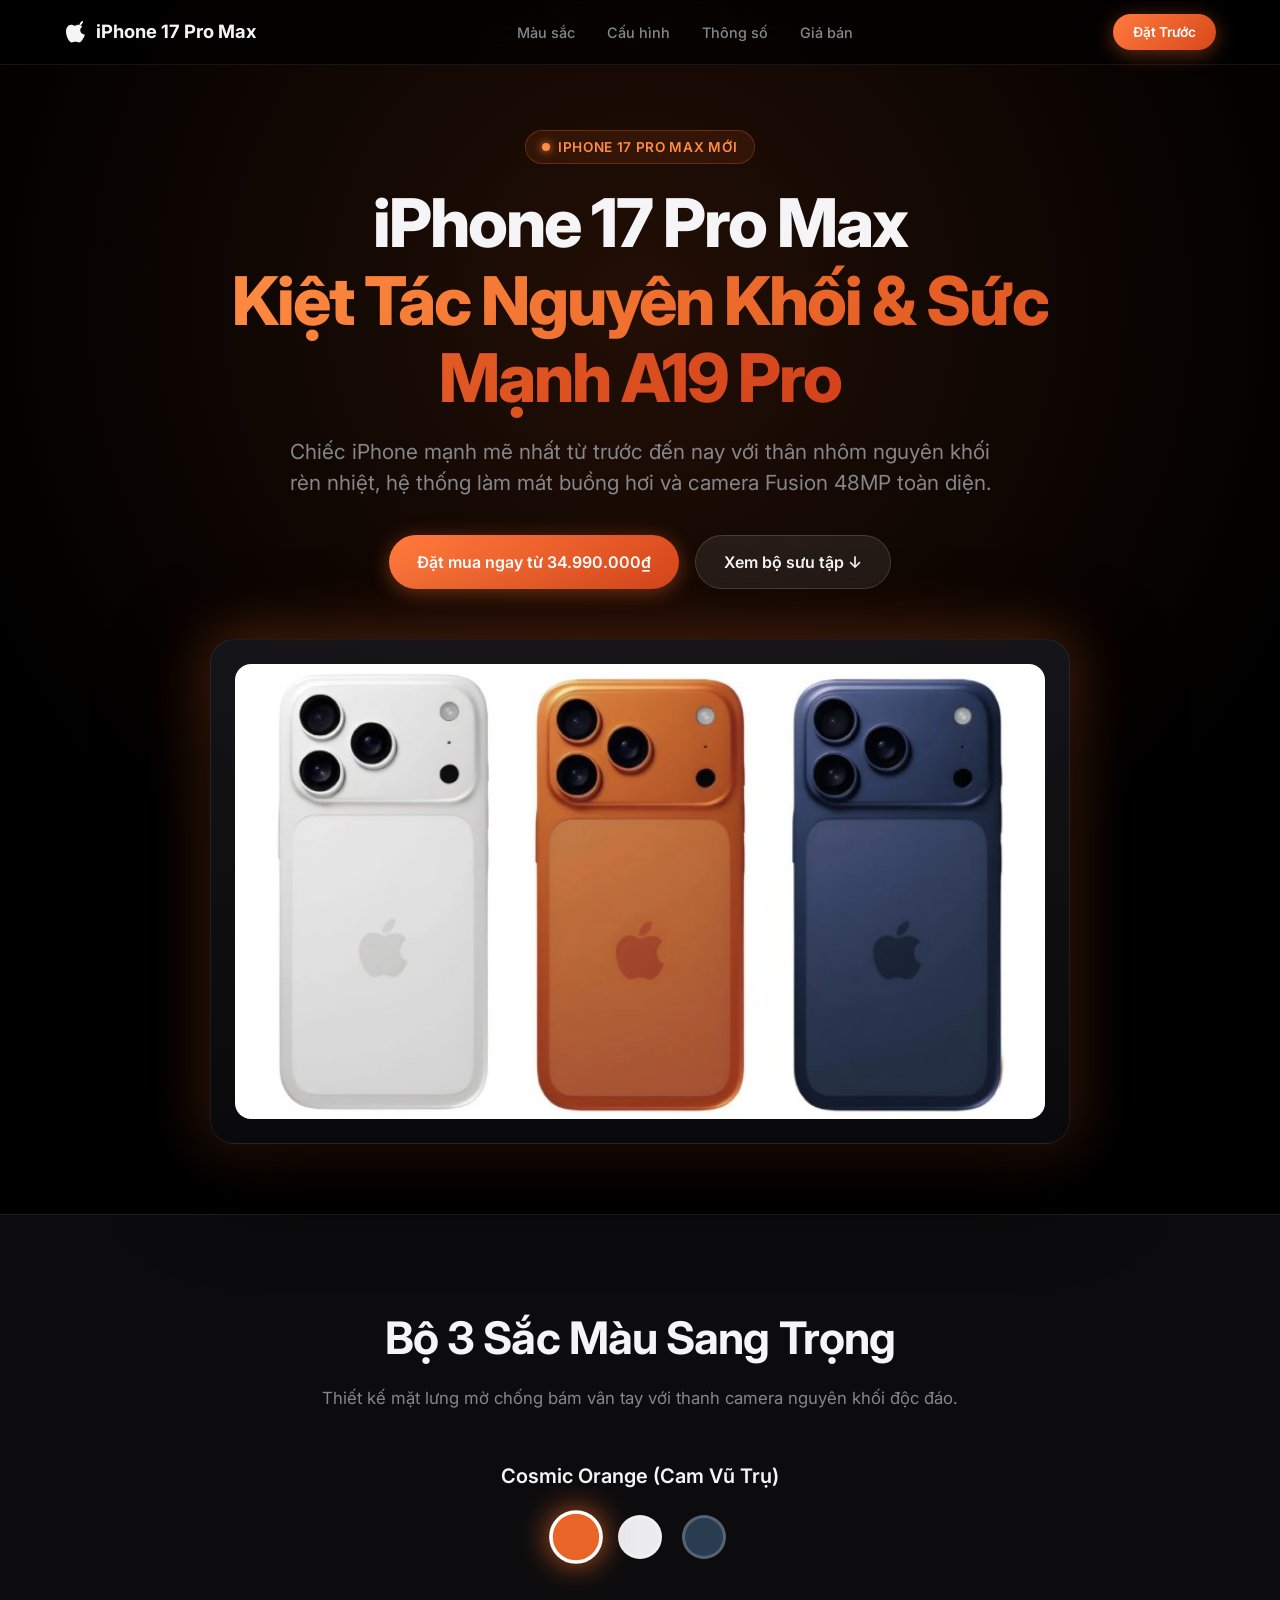
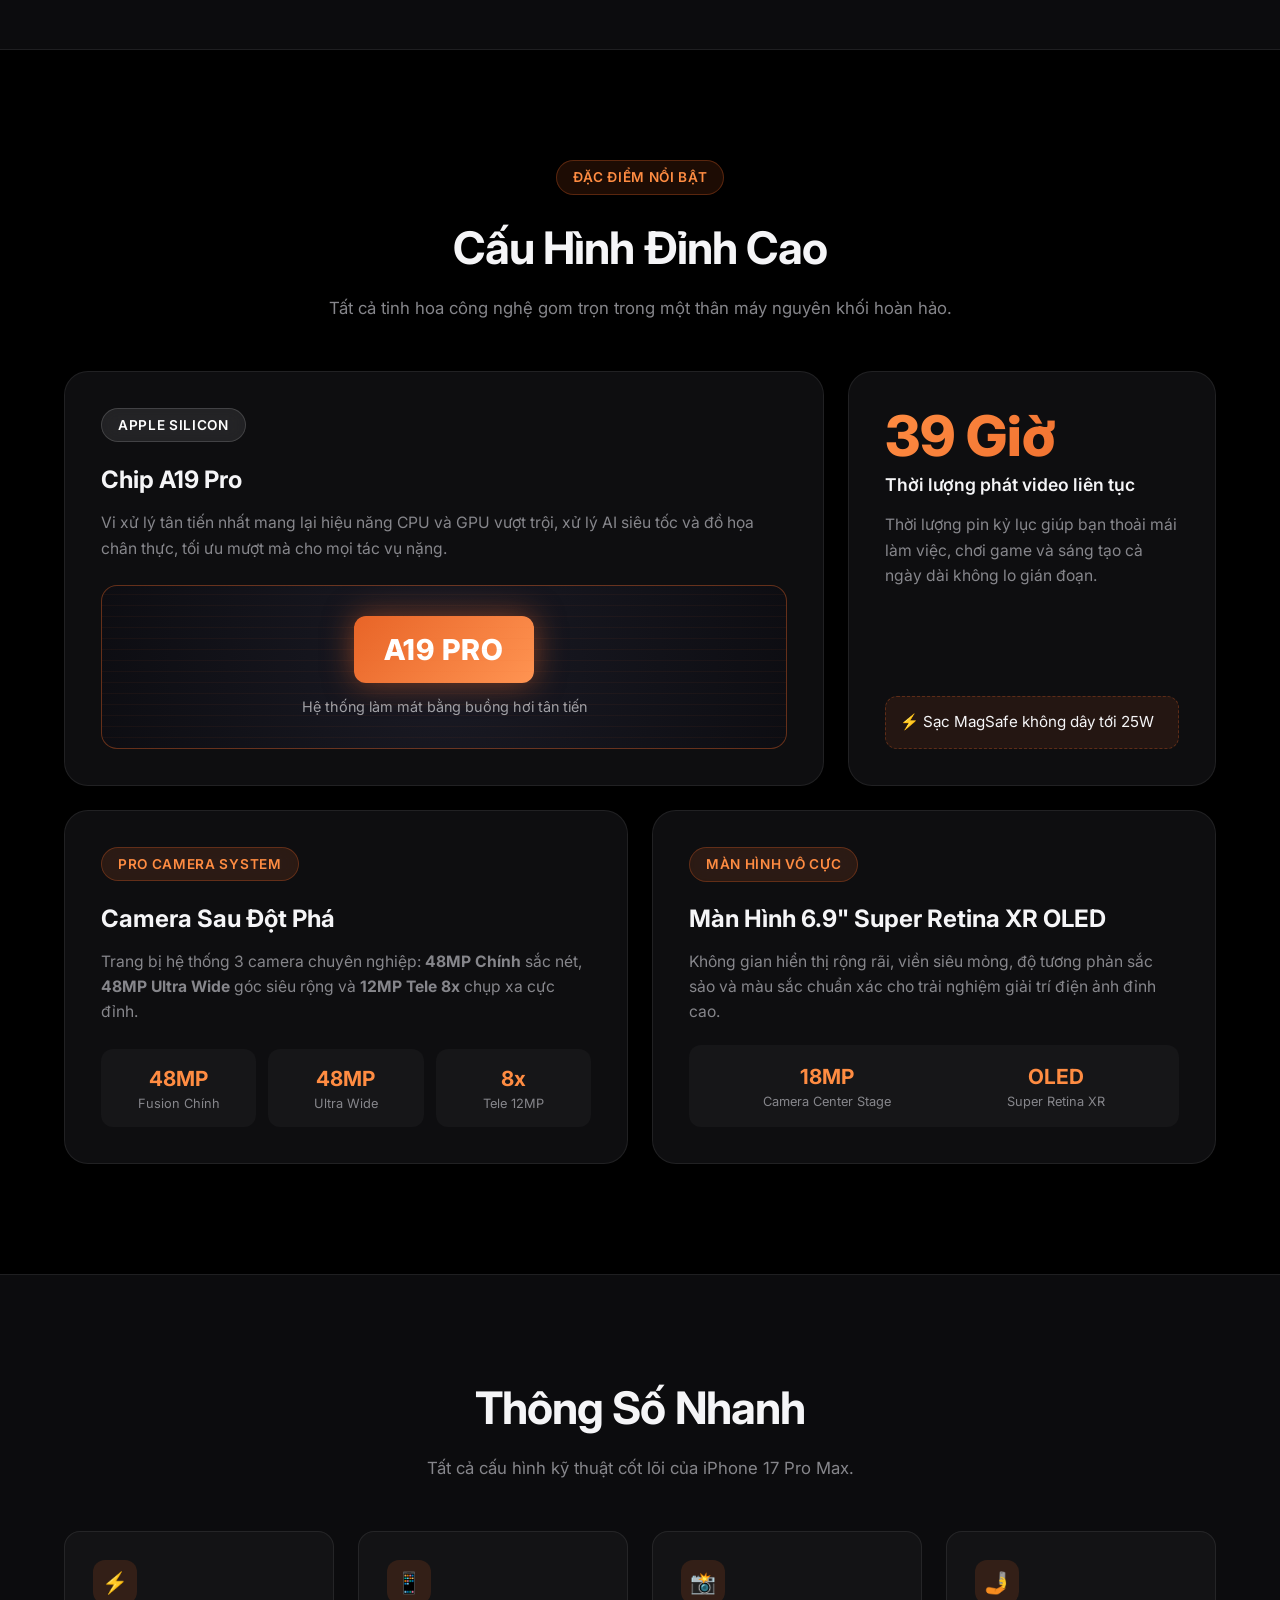
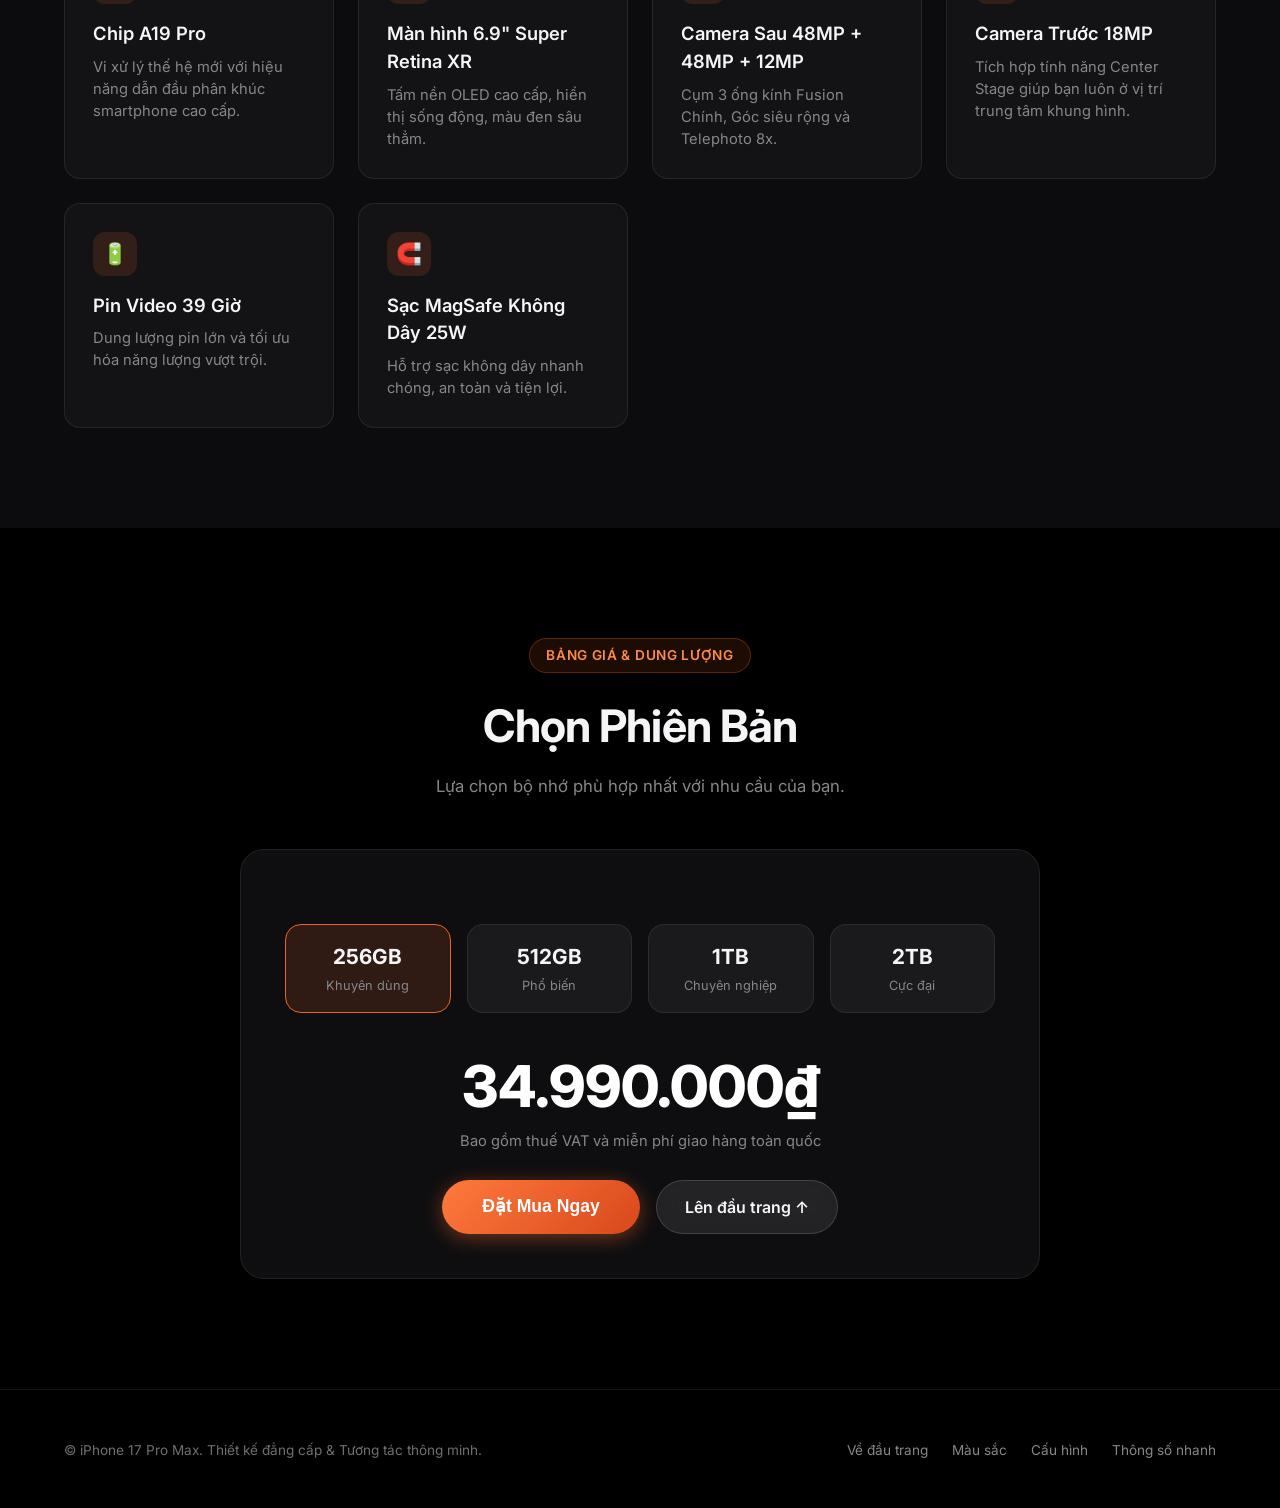
<file: index.html>
<!DOCTYPE html>
<html lang="vi">
<head>
  <meta charset="UTF-8">
  <meta http-equiv="X-UA-Compatible" content="IE=edge">
  <meta name="viewport" content="width=device-width, initial-scale=1.0">
  <meta name="description" content="Khám phá iPhone 17 Pro Max hoàn toàn mới với chip Apple A19 Pro, khung nhôm rèn nhiệt, camera Fusion 48MP và pin 39 giờ.">
  <title>iPhone 17 Pro Max - Đỉnh Cao Công Nghệ Tương Lai | Apple</title>
  
  <!-- Google Fonts: Inter & Outfit -->
  <link rel="preconnect" href="https://fonts.googleapis.com">
  <link rel="preconnect" href="https://fonts.gstatic.com" crossorigin>
  <link href="https://fonts.googleapis.com/css2?family=Inter:wght@300;400;500;600;700;800&family=Outfit:wght@600;700;800&display=swap" rel="stylesheet">
  
  <link rel="stylesheet" href="style.css">
</head>
<body>

  <!-- Navigation Bar -->
  <header>
    <div class="container nav-container">
      <a href="#hero" class="logo">
        <svg height="22" viewBox="0 0 170 170" width="22" xmlns="http://www.w3.org/2000/svg">
          <path d="m150.37 130.25c-2.45 5.66-5.35 10.87-8.71 15.66-4.58 6.53-8.33 11.05-11.22 13.56-4.48 4.12-9.28 6.23-14.42 6.35-3.69 0-8.14-1.05-13.32-3.18-5.19-2.12-9.97-3.17-14.34-3.17-4.58 0-9.49 1.05-14.75 3.17-5.26 2.13-9.5 3.24-12.74 3.35-4.35.13-9.16-1.9-14.42-6.08-3.7-3.04-7.58-7.7-11.64-13.99-5.99-9.35-10.74-19.81-14.25-31.39-3.51-11.58-5.27-22.65-5.27-33.2 0-14.89 3.82-27.18 11.45-36.87 7.64-9.69 17.06-14.65 28.26-14.88 4.79 0 10.15 1.25 16.08 3.76 5.93 2.5 9.77 3.82 11.51 3.94 1.74-.12 5.8-1.55 12.18-4.3 6.38-2.74 11.87-3.99 16.48-3.75 12.74 1.09 22.84 5.88 30.3 14.38-10.87 6.64-16.19 15.88-15.96 27.73.23 9.47 3.82 17.51 10.78 24.13 6.96 6.62 15.43 10.45 25.41 11.49-2.29 6.85-5.11 14.15-8.47 21.91zM119.22 31.84c0-7.39 2.67-14.36 8.01-20.91 5.34-6.55 11.96-10.48 19.86-11.79.22 1.3.33 2.49.33 3.58 0 7.39-2.77 14.42-8.32 21.09-5.55 6.67-12.22 10.5-20.02 11.49-.22-1.09-.33-2.18-.33-3.27z"/>
        </svg>
        <span>iPhone 17 Pro Max</span>
      </a>

      <ul class="nav-links">
        <li><a href="#overview">Màu sắc</a></li>
        <li><a href="#features">Cấu hình</a></li>
        <li><a href="#specs">Thông số</a></li>
        <li><a href="#preorder">Giá bán</a></li>
      </ul>

      <a href="#preorder" class="btn btn-primary nav-cta">Đặt Trước</a>
    </div>
  </header>

  <main>
    <!-- Hero Section -->
    <section class="hero" id="hero">
      <div class="container">
        <div class="hero-content">
          <div class="badge">
            <span class="badge-dot"></span>
            iPhone 17 Pro Max Mới
          </div>
          <h1>
            iPhone 17 Pro Max<br>
            <span class="orange-gradient-text">Kiệt Tác Nguyên Khối & Sức Mạnh A19 Pro</span>
          </h1>
          <p class="hero-subtitle">
            Chiếc iPhone mạnh mẽ nhất từ trước đến nay với thân nhôm nguyên khối rèn nhiệt, hệ thống làm mát buồng hơi và camera Fusion 48MP toàn diện.
          </p>
          <div class="hero-actions">
            <a href="#preorder" class="btn btn-primary">Đặt mua ngay từ 34.990.000₫</a>
            <a href="#overview" class="btn btn-secondary">Xem bộ sưu tập ↓</a>
          </div>
        </div>

        <!-- Hero Showcase Card with Original Image -->
        <div class="hero-visual-card" id="hero-visual-card">
          <div class="image-frame">
            <img src="3-1752810064-528-width740height416.jpg" alt="Bộ sưu tập màu sắc iPhone 17 Pro Max: Silver, Cosmic Orange, Deep Blue" class="main-product-img" id="main-product-img">
          </div>
        </div>
      </div>
    </section>

    <!-- Color Selector Section -->
    <section class="color-showcase" id="overview">
      <div class="container">
        <div class="section-header">
          <h2>Bộ 3 Sắc Màu Sang Trọng</h2>
          <p>Thiết kế mặt lưng mờ chống bám vân tay với thanh camera nguyên khối độc đáo.</p>
        </div>

        <div class="color-picker-wrapper">
          <div class="current-color-name" id="selected-color-name">Cosmic Orange (Cam Vũ Trụ)</div>
          <div class="color-dots">
            <div class="color-dot cosmic-orange active" data-color="cosmic-orange" title="Cosmic Orange"></div>
            <div class="color-dot silver" data-color="silver" title="Silver"></div>
            <div class="color-dot deep-blue" data-color="deep-blue" title="Deep Blue"></div>
          </div>
        </div>
      </div>
    </section>

    <!-- Bento Grid Features -->
    <section class="features" id="features">
      <div class="container">
        <div class="section-header">
          <div class="badge">Đặc Điểm Nổi Bật</div>
          <h2>Cấu Hình Đỉnh Cao</h2>
          <p>Tất cả tinh hoa công nghệ gom trọn trong một thân máy nguyên khối hoàn hảo.</p>
        </div>

        <div class="bento-grid">
          <!-- Card 1: Chip A19 Pro -->
          <div class="bento-card col-8">
            <div>
              <span class="badge" style="background: rgba(255, 255, 255, 0.08); color: #fff; border-color: rgba(255,255,255,0.15);">Apple Silicon</span>
              <h3>Chip A19 Pro</h3>
              <p>Vi xử lý tân tiến nhất mang lại hiệu năng CPU và GPU vượt trội, xử lý AI siêu tốc và đồ họa chân thực, tối ưu mượt mà cho mọi tác vụ nặng.</p>
            </div>
            <div class="chip-visual">
              <div class="chip-core">A19 PRO</div>
              <p style="margin-top: 12px; color: #a1a1a6; font-size: 0.9rem;">Hệ thống làm mát bằng buồng hơi tân tiến</p>
            </div>
          </div>

          <!-- Card 2: Pin khủng -->
          <div class="bento-card col-4">
            <div>
              <div class="stat-number">39 Giờ</div>
              <div class="stat-label">Thời lượng phát video liên tục</div>
              <p style="margin-top: 14px;">Thời lượng pin kỷ lục giúp bạn thoải mái làm việc, chơi game và sáng tạo cả ngày dài không lo gián đoạn.</p>
            </div>
            <div style="margin-top: 24px; padding: 14px; background: rgba(232, 100, 39, 0.1); border-radius: 12px; border: 1px dashed rgba(232, 100, 39, 0.3); font-size: 0.95rem;">
              ⚡ Sạc MagSafe không dây tới 25W
            </div>
          </div>

          <!-- Card 3: Camera System -->
          <div class="bento-card col-6">
            <div>
              <span class="badge">Pro Camera System</span>
              <h3>Camera Sau Đột Phá</h3>
              <p>Trang bị hệ thống 3 camera chuyên nghiệp: <strong>48MP Chính</strong> sắc nét, <strong>48MP Ultra Wide</strong> góc siêu rộng và <strong>12MP Tele 8x</strong> chụp xa cực đỉnh.</p>
            </div>
            <div style="display: flex; gap: 12px; margin-top: 20px;">
              <div style="flex: 1; background: rgba(255,255,255,0.03); padding: 14px; border-radius: 12px; text-align: center;">
                <div style="font-size: 1.3rem; font-weight: 700; color: #ff8c42;">48MP</div>
                <div style="font-size: 0.8rem; color: var(--text-secondary);">Fusion Chính</div>
              </div>
              <div style="flex: 1; background: rgba(255,255,255,0.03); padding: 14px; border-radius: 12px; text-align: center;">
                <div style="font-size: 1.3rem; font-weight: 700; color: #ff8c42;">48MP</div>
                <div style="font-size: 0.8rem; color: var(--text-secondary);">Ultra Wide</div>
              </div>
              <div style="flex: 1; background: rgba(255,255,255,0.03); padding: 14px; border-radius: 12px; text-align: center;">
                <div style="font-size: 1.3rem; font-weight: 700; color: #ff8c42;">8x</div>
                <div style="font-size: 0.8rem; color: var(--text-secondary);">Tele 12MP</div>
              </div>
            </div>
          </div>

          <!-- Card 4: Display Super Retina XR -->
          <div class="bento-card col-6">
            <div>
              <span class="badge">Màn hình vô cực</span>
              <h3>Màn Hình 6.9" Super Retina XR OLED</h3>
              <p>Không gian hiển thị rộng rãi, viền siêu mỏng, độ tương phản sắc sảo và màu sắc chuẩn xác cho trải nghiệm giải trí điện ảnh đỉnh cao.</p>
            </div>
            <div style="margin-top: 20px; padding: 16px; background: rgba(255,255,255,0.03); border-radius: 12px; display: flex; justify-content: space-around; text-align: center;">
              <div>
                <div style="font-size: 1.3rem; font-weight: 700; color: #ff8c42;">18MP</div>
                <div style="font-size: 0.8rem; color: var(--text-secondary);">Camera Center Stage</div>
              </div>
              <div>
                <div style="font-size: 1.3rem; font-weight: 700; color: #ff8c42;">OLED</div>
                <div style="font-size: 0.8rem; color: var(--text-secondary);">Super Retina XR</div>
              </div>
            </div>
          </div>
        </div>
      </div>
    </section>

    <!-- Specs Section -->
    <section class="specs-section" id="specs">
      <div class="container">
        <div class="section-header">
          <h2>Thông Số Nhanh</h2>
          <p>Tất cả cấu hình kỹ thuật cốt lõi của iPhone 17 Pro Max.</p>
        </div>

        <div class="specs-grid">
          <div class="spec-item">
            <div class="spec-icon">⚡</div>
            <h4>Chip A19 Pro</h4>
            <p>Vi xử lý thế hệ mới với hiệu năng dẫn đầu phân khúc smartphone cao cấp.</p>
          </div>

          <div class="spec-item">
            <div class="spec-icon">📱</div>
            <h4>Màn hình 6.9" Super Retina XR</h4>
            <p>Tấm nền OLED cao cấp, hiển thị sống động, màu đen sâu thẳm.</p>
          </div>

          <div class="spec-item">
            <div class="spec-icon">📸</div>
            <h4>Camera Sau 48MP + 48MP + 12MP</h4>
            <p>Cụm 3 ống kính Fusion Chính, Góc siêu rộng và Telephoto 8x.</p>
          </div>

          <div class="spec-item">
            <div class="spec-icon">🤳</div>
            <h4>Camera Trước 18MP</h4>
            <p>Tích hợp tính năng Center Stage giúp bạn luôn ở vị trí trung tâm khung hình.</p>
          </div>

          <div class="spec-item">
            <div class="spec-icon">🔋</div>
            <h4>Pin Video 39 Giờ</h4>
            <p>Dung lượng pin lớn và tối ưu hóa năng lượng vượt trội.</p>
          </div>

          <div class="spec-item">
            <div class="spec-icon">🧲</div>
            <h4>Sạc MagSafe Không Dây 25W</h4>
            <p>Hỗ trợ sạc không dây nhanh chóng, an toàn và tiện lợi.</p>
          </div>
        </div>
      </div>
    </section>

    <!-- Pre-Order & Price Configurator -->
    <section class="pricing-section" id="preorder">
      <div class="container">
        <div class="section-header">
          <div class="badge">Bảng Giá & Dung Lượng</div>
          <h2>Chọn Phiên Bản</h2>
          <p>Lựa chọn bộ nhớ phù hợp nhất với nhu cầu của bạn.</p>
        </div>

        <div class="config-box">
          <div class="storage-options">
            <div class="storage-btn active" data-storage="256GB">
              <span class="size">256GB</span>
              <span class="price-hint">Khuyên dùng</span>
            </div>
            <div class="storage-btn" data-storage="512GB">
              <span class="size">512GB</span>
              <span class="price-hint">Phổ biến</span>
            </div>
            <div class="storage-btn" data-storage="1TB">
              <span class="size">1TB</span>
              <span class="price-hint">Chuyên nghiệp</span>
            </div>
            <div class="storage-btn" data-storage="2TB">
              <span class="size">2TB</span>
              <span class="price-hint">Cực đại</span>
            </div>
          </div>

          <div class="price-display">
            <div class="price-amount" id="main-price-display">34.990.000₫</div>
            <div class="price-note">Bao gồm thuế VAT và miễn phí giao hàng toàn quốc</div>
          </div>

          <div style="display: flex; justify-content: center; gap: 16px; flex-wrap: wrap;">
            <button class="btn btn-primary" id="btn-preorder" style="padding: 16px 40px; font-size: 1.1rem;">
              Đặt Mua Ngay
            </button>
            <a href="#hero" class="btn btn-secondary">
              Lên đầu trang ↑
            </a>
          </div>
        </div>
      </div>
    </section>
  </main>

  <!-- Toast Message -->
  <div class="toast" id="cart-toast">
    <span style="font-size: 1.4rem;">🎉</span>
    <span id="toast-msg">Đã thêm iPhone 17 Pro Max vào giỏ hàng thành công!</span>
  </div>

  <!-- Footer -->
  <footer>
    <div class="container">
      <div class="footer-content">
        <p>© iPhone 17 Pro Max. Thiết kế đẳng cấp & Tương tác thông minh.</p>
        <ul class="footer-links">
          <li><a href="#hero">Về đầu trang</a></li>
          <li><a href="#overview">Màu sắc</a></li>
          <li><a href="#features">Cấu hình</a></li>
          <li><a href="#specs">Thông số nhanh</a></li>
        </ul>
      </div>
    </div>
  </footer>

  <script src="script.js"></script>
</body>
</html>
</file>
<file: style.css>
:root {
  --bg-primary: #000000;
  --bg-secondary: #0c0c0e;
  --bg-card: rgba(20, 20, 24, 0.7);
  --bg-card-hover: rgba(30, 30, 38, 0.85);
  --border-color: rgba(255, 255, 255, 0.08);
  --border-glow: rgba(255, 107, 53, 0.4);
  
  --accent-orange: #e86427;
  --accent-orange-glow: rgba(232, 100, 39, 0.45);
  --accent-blue: #2f455c;
  --accent-blue-glow: rgba(47, 69, 92, 0.6);
  --accent-silver: #e5e5ea;
  --accent-silver-glow: rgba(230, 230, 240, 0.4);
  
  --text-primary: #f5f5f7;
  --text-secondary: #86868b;
  --text-muted: #6e6e73;
  
  --font-sans: 'Inter', -apple-system, BlinkMacSystemFont, 'SF Pro Display', sans-serif;
  --radius-sm: 8px;
  --radius-md: 16px;
  --radius-lg: 24px;
  --radius-full: 9999px;
  
  --transition-smooth: all 0.4s cubic-bezier(0.16, 1, 0.3, 1);
  --transition-fast: all 0.2s ease;
}

* {
  margin: 0;
  padding: 0;
  box-sizing: border-box;
  scroll-behavior: smooth;
}

body {
  background-color: var(--bg-primary);
  color: var(--text-primary);
  font-family: var(--font-sans);
  line-height: 1.5;
  overflow-x: hidden;
  -webkit-font-smoothing: antialiased;
}

/* Custom Scrollbar */
::-webkit-scrollbar {
  width: 8px;
}
::-webkit-scrollbar-track {
  background: var(--bg-primary);
}
::-webkit-scrollbar-thumb {
  background: #26262e;
  border-radius: 4px;
}
::-webkit-scrollbar-thumb:hover {
  background: var(--accent-orange);
}

.container {
  max-width: 1200px;
  margin: 0 auto;
  padding: 0 24px;
}

.orange-gradient-text {
  background: linear-gradient(135deg, #ff8c42 0%, #e86427 50%, #d3411b 100%);
  -webkit-background-clip: text;
  -webkit-text-fill-color: transparent;
}

.badge {
  display: inline-flex;
  align-items: center;
  gap: 8px;
  padding: 6px 16px;
  background: rgba(232, 100, 39, 0.12);
  border: 1px solid rgba(232, 100, 39, 0.3);
  border-radius: var(--radius-full);
  color: #ff8c42;
  font-size: 0.85rem;
  font-weight: 600;
  letter-spacing: 0.05em;
  text-transform: uppercase;
  margin-bottom: 20px;
  backdrop-filter: blur(10px);
}

.badge-dot {
  width: 8px;
  height: 8px;
  background: #ff8c42;
  border-radius: 50%;
  display: inline-block;
  box-shadow: 0 0 8px #ff8c42;
}

.btn {
  display: inline-flex;
  align-items: center;
  justify-content: center;
  gap: 8px;
  padding: 14px 28px;
  border-radius: var(--radius-full);
  font-size: 1rem;
  font-weight: 600;
  text-decoration: none;
  cursor: pointer;
  transition: var(--transition-smooth);
  border: none;
}

.btn-primary {
  background: linear-gradient(135deg, #ff7a3d, #d8481b);
  color: #ffffff;
  box-shadow: 0 4px 20px var(--accent-orange-glow);
}

.btn-primary:hover {
  transform: translateY(-2px);
  box-shadow: 0 8px 30px rgba(232, 100, 39, 0.65);
}

.btn-secondary {
  background: rgba(255, 255, 255, 0.08);
  color: var(--text-primary);
  backdrop-filter: blur(12px);
  border: 1px solid rgba(255, 255, 255, 0.15);
}

.btn-secondary:hover {
  background: rgba(255, 255, 255, 0.15);
  transform: translateY(-2px);
}

/* Header */
header {
  position: fixed;
  top: 0;
  left: 0;
  width: 100%;
  z-index: 1000;
  background: rgba(0, 0, 0, 0.75);
  backdrop-filter: blur(20px);
  border-bottom: 1px solid var(--border-color);
}

.nav-container {
  display: flex;
  justify-content: space-between;
  align-items: center;
  height: 64px;
}

.logo {
  display: flex;
  align-items: center;
  gap: 10px;
  font-weight: 700;
  font-size: 1.15rem;
  color: var(--text-primary);
  text-decoration: none;
}

.logo svg {
  fill: currentColor;
}

.nav-links {
  display: flex;
  gap: 32px;
  list-style: none;
}

.nav-links a {
  color: var(--text-secondary);
  text-decoration: none;
  font-size: 0.9rem;
  font-weight: 500;
  transition: var(--transition-fast);
}

.nav-links a:hover {
  color: var(--text-primary);
}

.nav-cta {
  padding: 8px 20px;
  font-size: 0.85rem;
}

/* Hero Section */
.hero {
  position: relative;
  min-height: 100vh;
  display: flex;
  align-items: center;
  justify-content: center;
  padding: 130px 0 70px;
  text-align: center;
  background: radial-gradient(circle at 50% 25%, rgba(232, 100, 39, 0.15) 0%, transparent 65%);
}

.hero-content {
  max-width: 900px;
  margin: 0 auto;
}

.hero h1 {
  font-size: clamp(2.4rem, 6vw, 4.2rem);
  font-weight: 800;
  letter-spacing: -0.03em;
  line-height: 1.15;
  margin-bottom: 20px;
}

.hero-subtitle {
  font-size: clamp(1.05rem, 2vw, 1.3rem);
  color: var(--text-secondary);
  max-width: 720px;
  margin: 0 auto 36px;
  font-weight: 400;
}

.hero-actions {
  display: flex;
  gap: 16px;
  justify-content: center;
  margin-bottom: 50px;
  flex-wrap: wrap;
}

/* Image Showcase */
.hero-visual-card {
  position: relative;
  max-width: 860px;
  margin: 0 auto;
  background: linear-gradient(180deg, rgba(25, 25, 30, 0.8) 0%, rgba(10, 10, 12, 0.95) 100%);
  border-radius: var(--radius-lg);
  padding: 24px;
  border: 1px solid var(--border-color);
  box-shadow: 0 30px 100px rgba(0, 0, 0, 0.9), 0 0 60px var(--accent-orange-glow);
  transition: var(--transition-smooth);
}

.image-frame {
  position: relative;
  border-radius: var(--radius-md);
  overflow: hidden;
  background: #08080a;
}

.main-product-img {
  width: 100%;
  max-height: 480px;
  object-fit: contain;
  display: block;
  transition: transform 0.6s cubic-bezier(0.16, 1, 0.3, 1);
}

.hero-visual-card:hover .main-product-img {
  transform: scale(1.03);
}

/* Color Showcase */
.color-showcase {
  padding: 90px 0;
  background: var(--bg-secondary);
  border-top: 1px solid var(--border-color);
  border-bottom: 1px solid var(--border-color);
}

.section-header {
  text-align: center;
  max-width: 700px;
  margin: 0 auto 50px;
}

.section-header h2 {
  font-size: clamp(2rem, 4vw, 2.8rem);
  font-weight: 700;
  margin-bottom: 14px;
  letter-spacing: -0.02em;
}

.section-header p {
  color: var(--text-secondary);
  font-size: 1.05rem;
}

.color-picker-wrapper {
  display: flex;
  flex-direction: column;
  align-items: center;
  gap: 24px;
}

.current-color-name {
  font-size: 1.25rem;
  font-weight: 600;
  color: var(--text-primary);
}

.color-dots {
  display: flex;
  gap: 20px;
}

.color-dot {
  width: 44px;
  height: 44px;
  border-radius: 50%;
  border: 3px solid rgba(255, 255, 255, 0.2);
  cursor: pointer;
  transition: var(--transition-smooth);
}

.color-dot.active {
  transform: scale(1.22);
  border-color: #ffffff;
  box-shadow: 0 0 25px var(--dot-glow, rgba(232, 100, 39, 0.8));
}

.color-dot.cosmic-orange {
  background: #e86427;
  --dot-glow: rgba(232, 100, 39, 0.85);
}

.color-dot.silver {
  background: #ececf0;
  --dot-glow: rgba(240, 240, 255, 0.8);
}

.color-dot.deep-blue {
  background: #2a3c50;
  --dot-glow: rgba(42, 60, 80, 0.9);
}

/* Bento Grid */
.features {
  padding: 110px 0;
}

.bento-grid {
  display: grid;
  grid-template-columns: repeat(12, 1fr);
  gap: 24px;
}

.bento-card {
  background: var(--bg-card);
  border: 1px solid var(--border-color);
  border-radius: var(--radius-lg);
  padding: 36px;
  backdrop-filter: blur(16px);
  transition: var(--transition-smooth);
  display: flex;
  flex-direction: column;
  justify-content: space-between;
}

.bento-card:hover {
  background: var(--bg-card-hover);
  border-color: rgba(255, 255, 255, 0.2);
  transform: translateY(-4px);
  box-shadow: 0 16px 40px rgba(0, 0, 0, 0.6);
}

.col-8 { grid-column: span 8; }
.col-4 { grid-column: span 4; }
.col-6 { grid-column: span 6; }
.col-12 { grid-column: span 12; }

.bento-card h3 {
  font-size: 1.5rem;
  font-weight: 700;
  margin-bottom: 12px;
}

.bento-card p {
  color: var(--text-secondary);
  font-size: 0.98rem;
  line-height: 1.6;
}

/* CSS Illustrated Badges / Visuals inside Cards */
.chip-visual {
  margin-top: 24px;
  background: radial-gradient(circle, #1a1a24 0%, #0d0d12 100%);
  border: 1px solid rgba(232, 100, 39, 0.4);
  border-radius: var(--radius-md);
  padding: 30px;
  text-align: center;
  position: relative;
  overflow: hidden;
}

.chip-visual::before {
  content: '';
  position: absolute;
  top: 0; left: 0; right: 0; bottom: 0;
  background: repeating-linear-gradient(0deg, transparent, transparent 10px, rgba(232,100,39,0.05) 10px, rgba(232,100,39,0.05) 11px);
}

.chip-core {
  display: inline-block;
  background: linear-gradient(135deg, #e86427, #ff9452);
  color: #fff;
  font-size: 1.8rem;
  font-weight: 800;
  padding: 12px 30px;
  border-radius: 12px;
  box-shadow: 0 0 30px rgba(232, 100, 39, 0.5);
  letter-spacing: 1px;
}

.stat-number {
  font-size: 3.5rem;
  font-weight: 800;
  line-height: 1;
  margin-bottom: 8px;
  background: linear-gradient(135deg, #ff8c42, #e86427);
  -webkit-background-clip: text;
  -webkit-text-fill-color: transparent;
}

.stat-label {
  font-size: 1.1rem;
  font-weight: 600;
  color: var(--text-primary);
}

/* Specs */
.specs-section {
  padding: 100px 0;
  background: var(--bg-secondary);
  border-top: 1px solid var(--border-color);
}

.specs-grid {
  display: grid;
  grid-template-columns: repeat(auto-fit, minmax(260px, 1fr));
  gap: 24px;
}

.spec-item {
  background: rgba(255, 255, 255, 0.03);
  border: 1px solid var(--border-color);
  padding: 28px;
  border-radius: var(--radius-md);
  transition: var(--transition-smooth);
}

.spec-item:hover {
  background: rgba(255, 255, 255, 0.06);
  border-color: var(--accent-orange);
}

.spec-icon {
  width: 44px;
  height: 44px;
  border-radius: 12px;
  background: rgba(232, 100, 39, 0.15);
  color: var(--accent-orange);
  display: flex;
  align-items: center;
  justify-content: center;
  font-size: 1.3rem;
  margin-bottom: 16px;
}

.spec-item h4 {
  font-size: 1.15rem;
  font-weight: 600;
  margin-bottom: 8px;
}

.spec-item p {
  color: var(--text-secondary);
  font-size: 0.92rem;
}

/* Configurator / Preorder */
.pricing-section {
  padding: 110px 0;
  text-align: center;
}

.config-box {
  max-width: 800px;
  margin: 0 auto;
  background: var(--bg-card);
  border: 1px solid var(--border-color);
  border-radius: var(--radius-lg);
  padding: 44px;
  backdrop-filter: blur(20px);
  box-shadow: 0 20px 60px rgba(0,0,0,0.6);
}

.storage-options {
  display: grid;
  grid-template-columns: repeat(4, 1fr);
  gap: 16px;
  margin: 30px 0;
}

.storage-btn {
  padding: 16px;
  background: rgba(255, 255, 255, 0.05);
  border: 1px solid var(--border-color);
  border-radius: var(--radius-md);
  color: var(--text-primary);
  cursor: pointer;
  transition: var(--transition-fast);
  text-align: center;
}

.storage-btn .size {
  font-size: 1.3rem;
  font-weight: 700;
  display: block;
}

.storage-btn .price-hint {
  font-size: 0.8rem;
  color: var(--text-secondary);
  margin-top: 4px;
}

.storage-btn.active, .storage-btn:hover {
  background: rgba(232, 100, 39, 0.15);
  border-color: var(--accent-orange);
}

.price-display {
  margin: 28px 0;
}

.price-amount {
  font-size: clamp(2.4rem, 5vw, 3.6rem);
  font-weight: 800;
  color: #ffffff;
}

.price-note {
  color: var(--text-secondary);
  font-size: 0.92rem;
}

/* Toast */
.toast {
  position: fixed;
  bottom: 30px;
  right: 30px;
  background: #1a1a22;
  color: #ffffff;
  padding: 16px 24px;
  border-radius: var(--radius-md);
  border: 1px solid var(--accent-orange);
  box-shadow: 0 10px 30px rgba(0,0,0,0.8);
  display: flex;
  align-items: center;
  gap: 12px;
  z-index: 2000;
  transform: translateY(100px);
  opacity: 0;
  transition: var(--transition-smooth);
}

.toast.show {
  transform: translateY(0);
  opacity: 1;
}

/* Footer */
footer {
  background: #000000;
  border-top: 1px solid var(--border-color);
  padding: 50px 0 24px;
  color: var(--text-muted);
  font-size: 0.85rem;
}

.footer-content {
  display: flex;
  justify-content: space-between;
  align-items: center;
  flex-wrap: wrap;
  gap: 20px;
  margin-bottom: 24px;
}

.footer-links {
  display: flex;
  gap: 24px;
  list-style: none;
}

.footer-links a {
  color: var(--text-secondary);
  text-decoration: none;
  transition: var(--transition-fast);
}

.footer-links a:hover {
  color: var(--text-primary);
}

@media (max-width: 992px) {
  .col-8, .col-4, .col-6 {
    grid-column: span 12;
  }
  .storage-options {
    grid-template-columns: repeat(2, 1fr);
  }
}

@media (max-width: 768px) {
  .nav-links {
    display: none;
  }
  .hero {
    padding-top: 100px;
  }
  .config-box {
    padding: 24px;
  }
}
</file>
